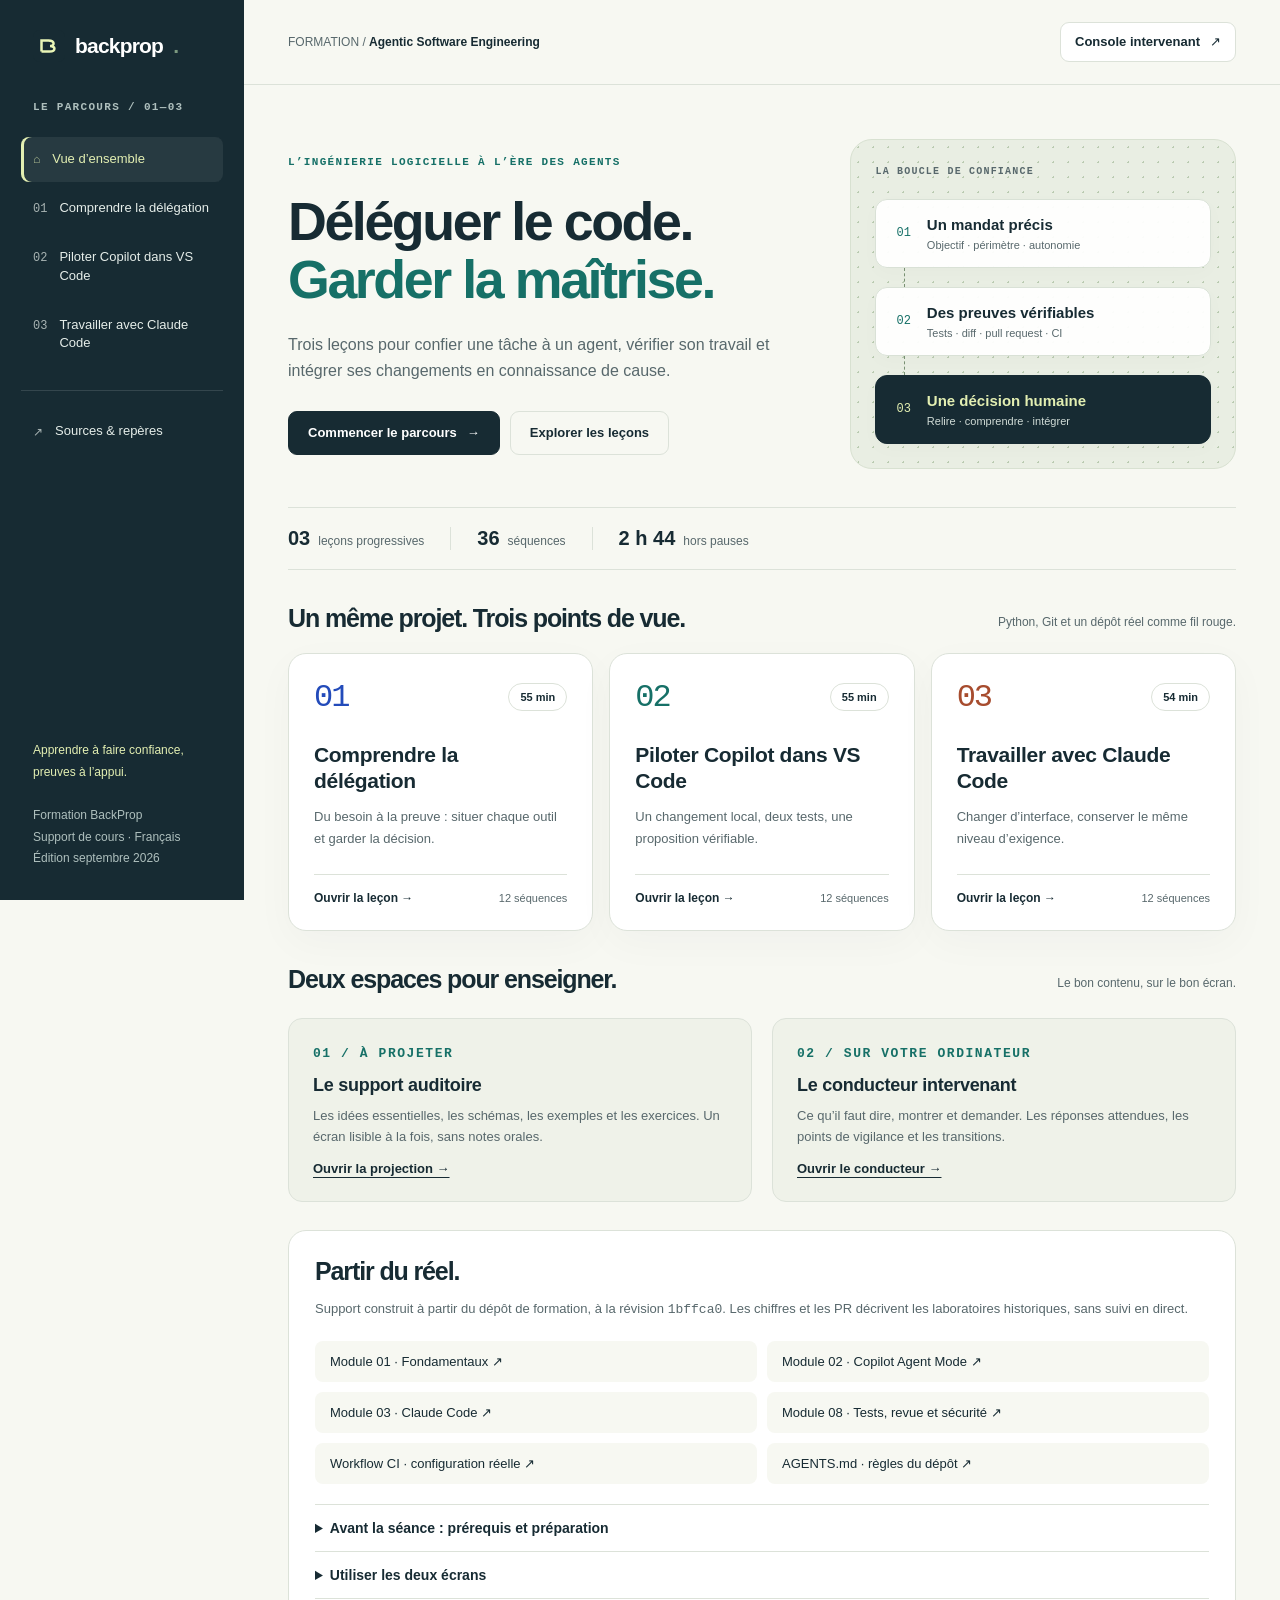
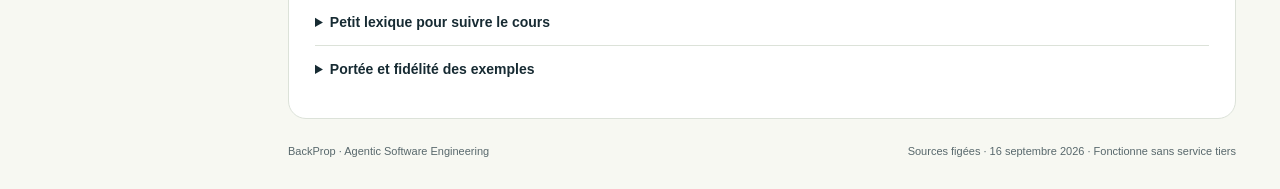
<file: cours/index.html>
<!doctype html>
<html lang="fr">
<head>
  <meta charset="utf-8">
  <meta name="viewport" content="width=device-width, initial-scale=1">
  <meta name="description" content="Trois leçons pour apprendre à déléguer, vérifier et intégrer le travail d’agents de développement. Support auditoire et notes intervenant.">
  <title>Agentic Software Engineering · BackProp</title>
  <link rel="icon" href="favicon.svg" type="image/svg+xml">
  <link rel="stylesheet" href="styles.css">
  <script src="course.js" defer></script>
  <script src="app.js" defer></script>
</head>
<body data-view="home">
  <a class="skip-link" href="#main">Aller au contenu</a>
  <div id="app"></div>
  <noscript>Activez JavaScript pour parcourir le support interactif. Les sources Markdown restent consultables dans les trois modules du dépôt GitHub.</noscript>
  <div id="toast" class="toast" role="status"></div>
</body>
</html>
</file>
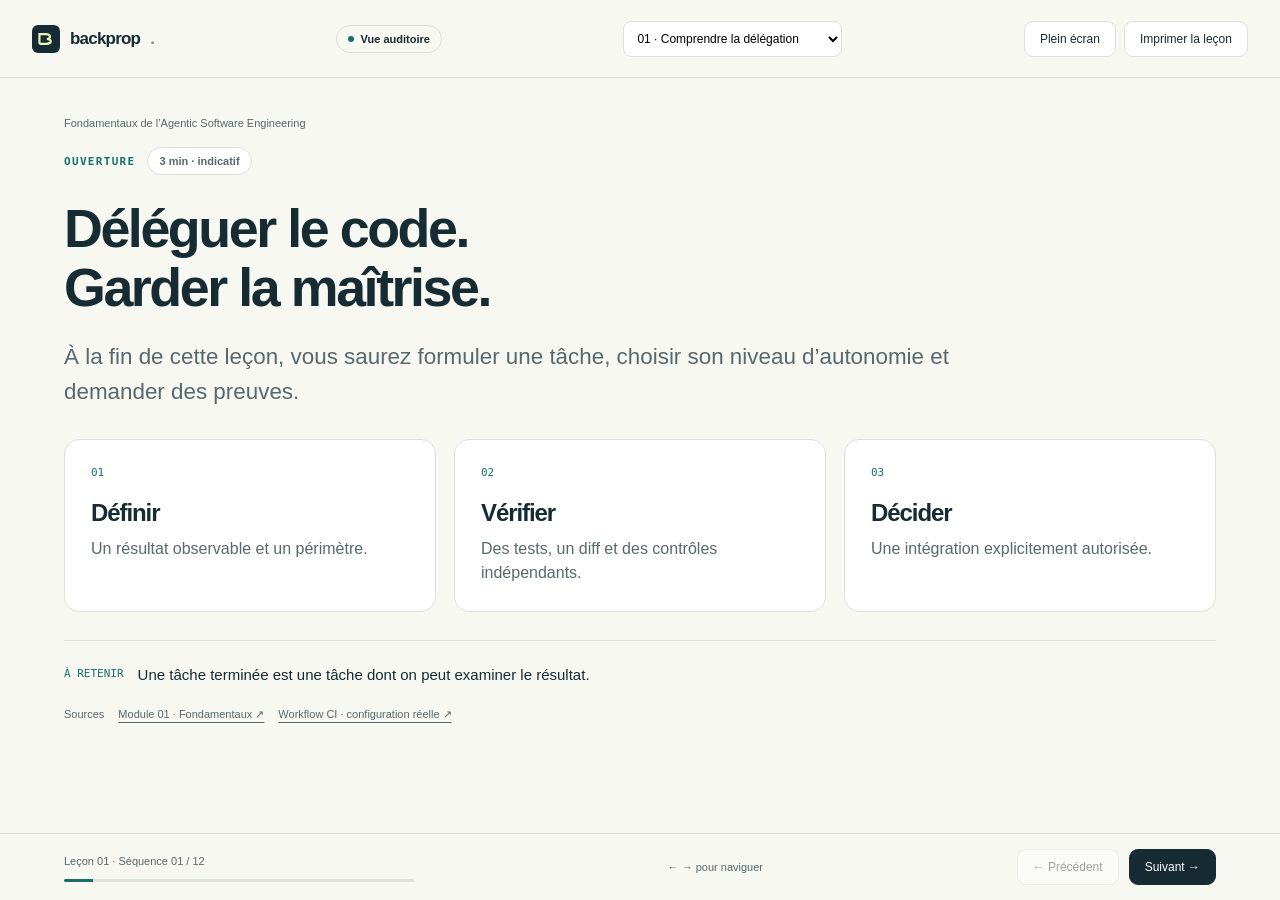
<file: cours/audience.html>
<!doctype html>
<html lang="fr">
<head>
  <meta charset="utf-8">
  <meta name="viewport" content="width=device-width, initial-scale=1">
  <title>Projection · Agentic Software Engineering</title>
  <link rel="icon" href="favicon.svg" type="image/svg+xml">
  <link rel="stylesheet" href="styles.css">
  <script src="course.js" defer></script>
  <script src="app.js" defer></script>
</head>
<body data-view="audience">
  <a class="skip-link" href="#main">Aller à la séquence</a>
  <div id="app"></div>
  <noscript>JavaScript est nécessaire à la projection. Consultez les modules Markdown du dépôt pour le contenu de référence.</noscript>
  <div id="toast" class="toast" role="status"></div>
</body>
</html>
</file>
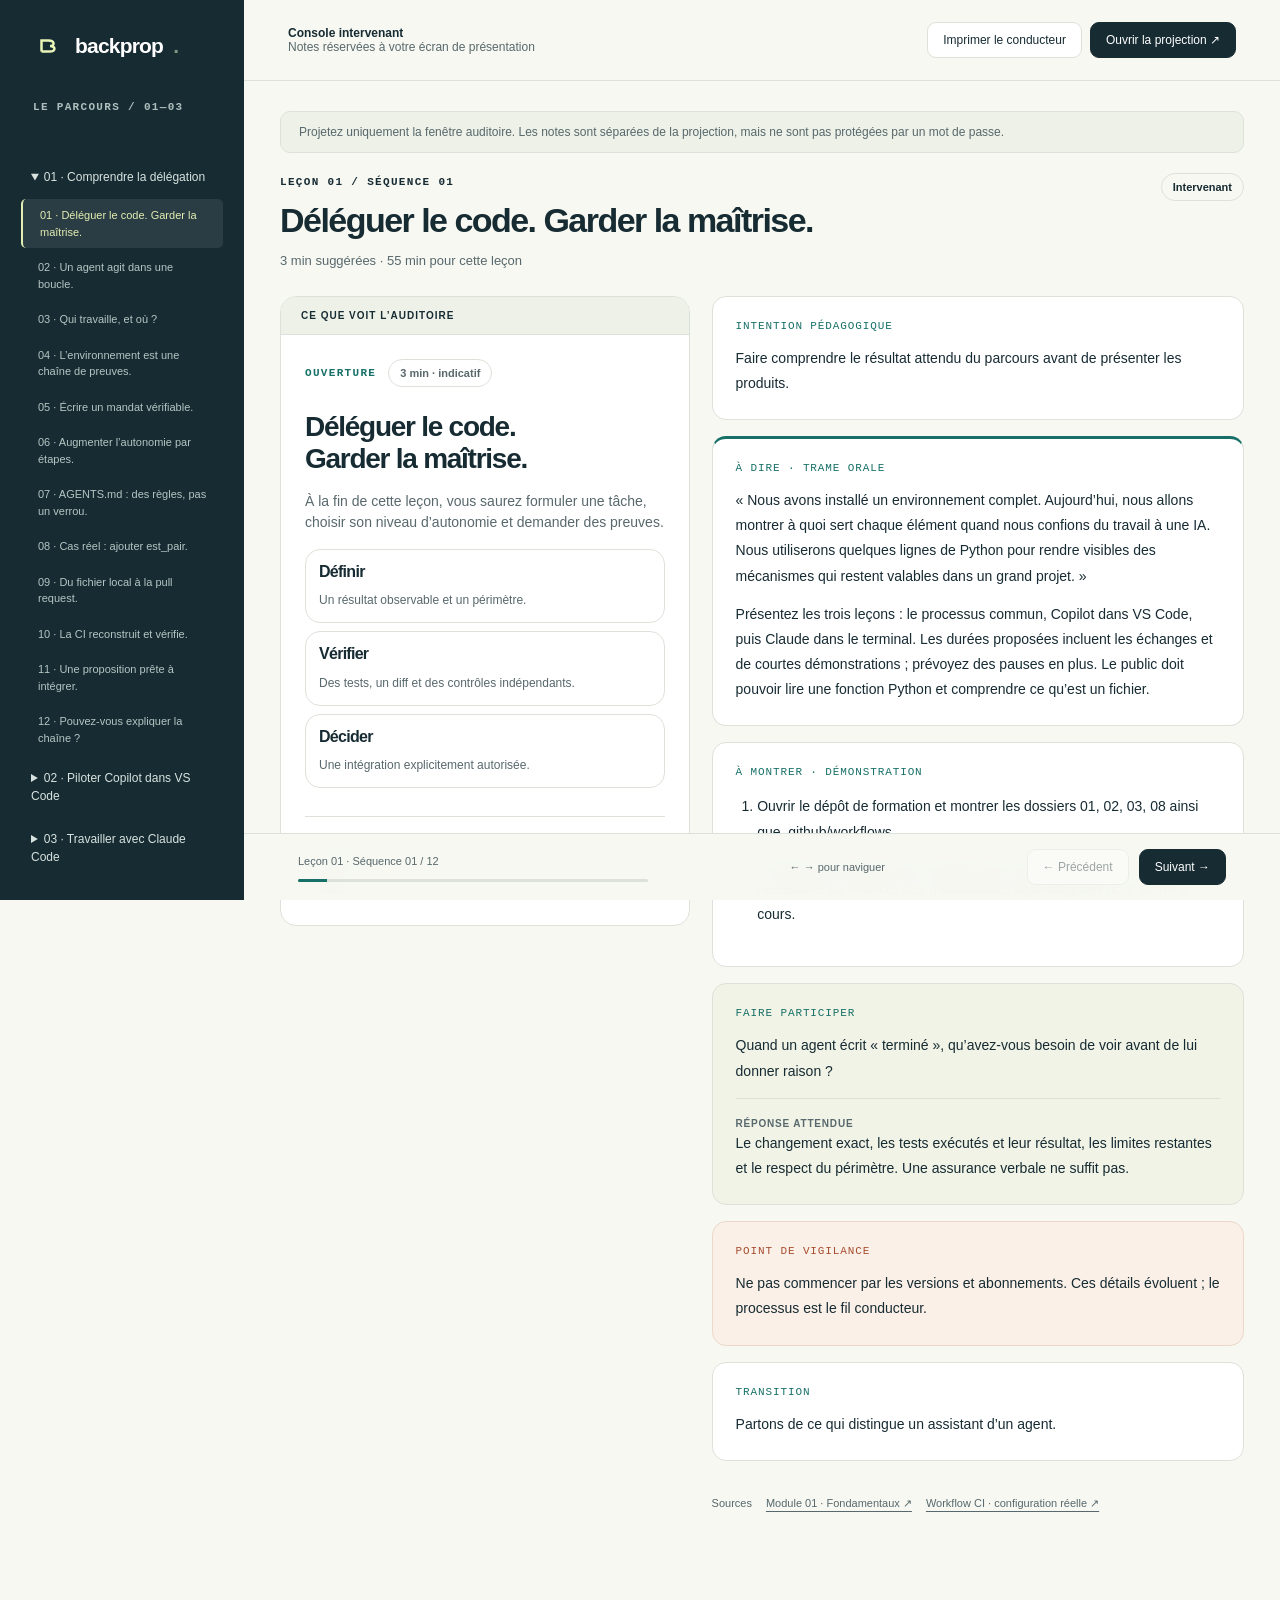
<file: cours/teacher.html>
<!doctype html>
<html lang="fr">
<head>
  <meta charset="utf-8">
  <meta name="viewport" content="width=device-width, initial-scale=1">
  <title>Console intervenant · Agentic Software Engineering</title>
  <link rel="icon" href="favicon.svg" type="image/svg+xml">
  <link rel="stylesheet" href="styles.css">
  <script src="course.js" defer></script>
  <script src="speaker-notes.js" defer></script>
  <script src="app.js" defer></script>
</head>
<body data-view="teacher">
  <a class="skip-link" href="#main">Aller aux notes de la séquence</a>
  <div id="app"></div>
  <noscript>JavaScript est nécessaire à la console intervenant. Le contenu peut aussi être lu dans speaker-notes.js.</noscript>
  <div id="toast" class="toast" role="status"></div>
</body>
</html>
</file>
<file: cours/styles.css>
@charset "UTF-8";
:root{--ink:#172b33;--muted:#58686c;--paper:#f7f8f2;--line:#dce2d9;--blue:#234bba;--green:#167067;--orange:#a74c2e;--lime:#e3efb2;--white:#fff;--nav:244px;--radius:18px;--shadow:0 12px 40px #172b3308;font-family:Inter,"Avenir Next","Segoe UI",sans-serif;color:var(--ink);background:var(--paper);font-synthesis:none}
*{box-sizing:border-box}body{margin:0}button,a,input,select{touch-action:manipulation}button,input,select{font:inherit}button,a{ -webkit-tap-highlight-color:transparent}button{cursor:pointer}button:disabled{cursor:default;opacity:.4}a{color:inherit;text-underline-offset:4px}button:focus-visible,a:focus-visible,input:focus-visible,select:focus-visible,summary:focus-visible{outline:3px solid var(--blue);outline-offset:4px}button{border:1px solid var(--line);background:var(--white);border-radius:9px;padding:10px 15px;color:var(--ink)}button:hover:not(:disabled),.button:hover{background:#edf1e9}h1,h2,h3,p{margin:0}h1,h2{font-weight:600;letter-spacing:-.045em}h3{font-weight:650;letter-spacing:-.015em}p{line-height:1.65}ul,ol{padding-left:1.35em;line-height:1.65}li+li{margin-top:.5em}.skip-link{position:fixed;left:16px;top:-100px;z-index:100;background:var(--ink);color:white;padding:12px}.skip-link:focus{top:16px}.eyebrow{font-family:ui-monospace,SFMono-Regular,Menlo,monospace;text-transform:uppercase;letter-spacing:.12em;font-size:11px;font-weight:600}.muted{color:var(--muted)}.brand{display:flex;align-items:center;gap:10px;font-weight:750;text-decoration:none;font-size:21px;letter-spacing:-.8px}.brand img{width:32px;height:32px}.sidebar{width:var(--nav);background:var(--ink);color:#e5ede9;position:fixed;inset:0 auto 0 0;padding:30px 21px;display:flex;flex-direction:column;z-index:20;overflow-y:auto}.sidebar .eyebrow{color:#aebfbd;margin:36px 12px 17px}.sidebar .brand{color:white;margin:0 12px}.sidebar a:focus-visible{outline-color:var(--lime)}.side-link{display:flex;gap:12px;padding:13px 12px;border-radius:8px;text-decoration:none;font-size:13px;line-height:1.45;margin:4px 0}.side-link:hover,.side-link[aria-current]{background:#ffffff12}.side-link[aria-current]{box-shadow:inset 3px 0 var(--lime);color:var(--lime)}.side-number{font:12px ui-monospace,monospace;opacity:.7;padding-top:3px}.sidebar-footer{margin-top:auto;padding:30px 12px 0;font-size:12px;color:#aebfbd;line-height:1.8}.sidebar-footer strong{color:var(--lime);font-weight:500}.side-rule{border-top:1px solid #ffffff20;margin-top:24px;padding-top:14px}.layout-main{margin-left:var(--nav)}.topbar{padding:22px 44px;border-bottom:1px solid var(--line);display:flex;align-items:center;justify-content:space-between;gap:18px;min-height:78px;background:var(--paper)}.topbar .crumb{font-size:12px;color:var(--muted)}.topbar .crumb b{font-weight:550;color:var(--ink)}.button{display:inline-flex;align-items:center;justify-content:center;gap:10px;padding:12px 19px;text-decoration:none;font-size:13px;font-weight:600;border:1px solid var(--line);border-radius:9px;background:white;line-height:1.4}.primary{background:var(--ink);border-color:var(--ink);color:white}.primary:hover:not(:disabled){background:#2d474f}.secondary{background:transparent}.topbar .button{padding:10px 14px}.pill{display:inline-flex;align-items:center;gap:7px;border:1px solid var(--line);border-radius:40px;padding:7px 11px;font-size:11px;font-weight:600;white-space:nowrap}.dot{width:6px;height:6px;border-radius:50%;background:var(--green)}.home-main{max-width:1320px;padding:46px 44px 32px;margin:auto}.hero{display:grid;grid-template-columns:1.35fr 1fr;gap:42px;align-items:center;padding:8px 0 38px}.hero .eyebrow{color:var(--green);margin-bottom:22px}.hero h1{font-size:clamp(40px,4.2vw,68px);line-height:1.07;max-width:690px}.hero h1 em{font-style:normal;color:var(--green)}.hero .intro{font-size:16px;color:var(--muted);max-width:510px;margin:24px 0 26px}.actions{display:flex;flex-wrap:wrap;gap:10px;align-items:center}.hero-art{position:relative;border-radius:22px;background:#e9eee3;border:1px solid #d8e1d1;padding:24px;min-height:326px;overflow:hidden;background-image:radial-gradient(#bacbb1 1px,transparent 1px);background-size:15px 15px}.hero-art .eyebrow{color:var(--muted);font-size:10px;margin:0 0 18px}.workflow-card{position:relative;background:#fffffff0;border:1px solid #d9e1d6;border-radius:12px;padding:16px 20px;display:flex;gap:16px;align-items:center;box-shadow:0 5px 20px #172b3305}.workflow-card span{font:12px ui-monospace,monospace;color:var(--green)}.workflow-card strong{font-weight:600;font-size:15px}.workflow-card small{display:block;color:var(--muted);font-size:11px;margin-top:5px}.workflow-card.final{background:var(--ink);color:var(--lime);border-color:var(--ink)}.workflow-card.final small{color:#d1dcd7}.workflow-card.final span{color:var(--lime)}.connector{margin:0 0 0 29px;border-left:1px dashed #7a9274;height:19px}.stats{display:flex;gap:0;border-top:1px solid var(--line);border-bottom:1px solid var(--line);padding:19px 0;margin:0 0 34px}.stat{padding:0 26px;border-right:1px solid var(--line);font-size:12px;color:var(--muted)}.stat:first-child{padding-left:0}.stat:last-child{border:none}.stat b{font-size:20px;font-weight:600;color:var(--ink);margin-right:8px}.section-heading{display:flex;align-items:end;justify-content:space-between;gap:20px;margin:34px 0 20px}.section-heading h2{font-size:25px}.section-heading p{font-size:12px;color:var(--muted)}.lesson-grid{display:grid;grid-template-columns:repeat(3,1fr);gap:16px}.lesson-card{border:1px solid var(--line);border-radius:var(--radius);padding:25px;background:white;display:flex;flex-direction:column;min-height:265px;position:relative;box-shadow:var(--shadow);transition:transform .18s}.lesson-card:hover{transform:translateY(-3px)}.lesson-card .card-top{display:flex;align-items:center;justify-content:space-between;margin-bottom:26px}.lesson-number{font:32px ui-monospace,monospace;letter-spacing:-2px;color:var(--blue)}.lesson-card.green .lesson-number{color:var(--green)}.lesson-card.orange .lesson-number{color:var(--orange)}.lesson-card h3{font-size:21px;line-height:1.25;max-width:230px;margin-bottom:12px}.lesson-card p{font-size:13px;color:var(--muted);margin-bottom:25px}.lesson-card .card-bottom{border-top:1px solid var(--line);padding-top:16px;margin-top:auto;display:flex;justify-content:space-between;align-items:center;gap:10px}.lesson-card a{font-size:12px;font-weight:650;text-decoration:none}.lesson-card a:hover{text-decoration:underline}.lesson-meta{font-size:11px;color:var(--muted)}.two-views{display:grid;grid-template-columns:1fr 1fr;gap:20px;margin:24px 0}.view-box{padding:24px;border:1px solid var(--line);border-radius:14px;background:#eff2e9}.view-box .eyebrow{color:var(--green);margin-bottom:10px}.view-box h3{font-size:18px;margin-bottom:9px}.view-box p{font-size:13px;color:var(--muted)}.view-box a{font-size:13px;display:inline-block;margin-top:14px;font-weight:600}.resources{border:1px solid var(--line);background:white;border-radius:var(--radius);padding:26px;margin-top:28px;scroll-margin-top:30px}.resources h2{font-size:25px;margin-bottom:12px}.resources p{font-size:13px;color:var(--muted)}.source-list{display:grid;grid-template-columns:1fr 1fr;gap:10px;margin:20px 0}.source-list a{font-size:13px;padding:13px 15px;background:var(--paper);border-radius:8px;text-decoration:none}.source-list a:hover{text-decoration:underline}.resources details{border-top:1px solid var(--line);padding:15px 0}.resources summary{cursor:pointer;font-size:14px;font-weight:600}.resources details p{margin-top:12px}.glossary{display:grid;grid-template-columns:1fr 1fr;gap:12px 25px;font-size:13px}.glossary dt{font-weight:650}.glossary dd{margin:4px 0 0;color:var(--muted);line-height:1.55}.home-footer{display:flex;justify-content:space-between;gap:20px;font-size:11px;color:var(--muted);padding:26px 0 0}.lesson-nav select{font-size:12px;max-width:310px;background:white;border:1px solid var(--line);border-radius:8px;padding:9px}.viewer-main{max-width:1260px;margin:auto;padding:36px 54px 110px}.slide-label{display:flex;align-items:center;gap:12px;margin-bottom:24px;color:var(--green)}.slide-label .eyebrow{font-size:11px}.slide-label .pill{color:var(--muted);background:white}.slide h1{font-size:clamp(34px,4.2vw,62px);line-height:1.1;white-space:pre-line;max-width:980px}.slide .lead{font-size:clamp(17px,1.75vw,23px);color:var(--muted);max-width:990px;margin:23px 0 29px;line-height:1.55}.visual-cards{display:grid;grid-template-columns:repeat(3,1fr);gap:18px}.visual-card{padding:26px;background:white;border:1px solid var(--line);border-radius:15px;min-height:155px}.visual-card .card-index{font:11px ui-monospace,monospace;color:var(--green);margin-bottom:20px}.visual-card h2{font-size:24px;margin-bottom:10px}.visual-card p{font-size:16px;color:var(--muted);line-height:1.5}.flow{display:grid;grid-template-columns:repeat(var(--steps),1fr);gap:14px;list-style:none;padding:0}.flow li{margin:0;padding:22px 17px;background:white;border:1px solid var(--line);border-radius:14px;position:relative}.flow li:not(:last-child):after{content:"→";position:absolute;right:-12px;top:48%;z-index:1;color:var(--green);font-size:20px}.flow .step{font:11px ui-monospace,monospace;color:var(--green);margin-bottom:16px;display:block}.flow h2{font-size:21px}.flow p{font-size:14px;color:var(--muted);margin-top:12px;line-height:1.5}.table-wrap{overflow-x:auto;border:1px solid var(--line);border-radius:13px;background:white}table{width:100%;border-collapse:collapse;text-align:left;font-size:16px}th{font-size:11px;text-transform:uppercase;letter-spacing:.08em;background:#eaf0e7;color:var(--muted);font-weight:650}td,th{padding:17px 20px;border-bottom:1px solid var(--line)}tr:last-child td{border:0}td:first-child{font-weight:600}td{line-height:1.45}.code-block{background:var(--ink);color:#edf1e5;border-radius:15px;overflow:hidden}.code-top{padding:12px 19px;border-bottom:1px solid #ffffff20;display:flex;justify-content:space-between;align-items:center;gap:15px;font:11px ui-monospace,monospace;color:#bccbc7}.code-top button{background:#ffffff10;color:#f5f8f0;border-color:#ffffff30;padding:6px 12px;font-size:11px}pre{margin:0;padding:24px;overflow-x:auto;font:clamp(12px,1.3vw,17px)/1.75 ui-monospace,SFMono-Regular,Menlo,monospace;tab-size:2}code{font-family:ui-monospace,monospace}.takeaway{display:flex;align-items:start;gap:14px;border-top:1px solid var(--line);padding-top:22px;margin-top:28px;font-size:15px;line-height:1.55}.takeaway span{font:11px ui-monospace,monospace;color:var(--green);white-space:nowrap;padding-top:4px}.slide-sources{font-size:11px;color:var(--muted);display:flex;gap:14px;flex-wrap:wrap;margin-top:20px}.quiz{list-style:none;padding:0;counter-reset:q}.quiz li{counter-increment:q;font-size:21px;border-bottom:1px solid var(--line);padding:22px 0;display:flex;align-items:start;gap:24px;margin:0}.quiz li:before{content:"0" counter(q);font:14px ui-monospace,monospace;color:var(--green);padding-top:6px}.navigation{position:fixed;bottom:0;left:0;right:0;background:#f7f8f2f5;backdrop-filter:blur(12px);border-top:1px solid var(--line);z-index:15}.nav-inner{max-width:1260px;margin:auto;padding:15px 54px;display:flex;align-items:center;justify-content:space-between;gap:20px}.nav-progress{flex:1;max-width:350px}.progress-track{background:#dce2d9;border-radius:3px;height:3px;overflow:hidden;margin-top:9px}.progress-fill{height:100%;background:var(--green);transition:width .2s}.nav-progress p{font-size:11px;color:var(--muted)}.navigation button{font-size:12px}.nav-controls{display:flex;gap:10px}.shortcut{font-size:11px;color:var(--muted)}.audience-header .brand{font-size:17px}.audience-header .brand img{width:28px;height:28px}.audience-header{padding:17px 32px}.toolbar{display:flex;gap:8px;align-items:center;flex-wrap:wrap}.toolbar button{font-size:12px}.projection-on{border-color:#6f9986;color:var(--green)}.teacher-main{margin-left:var(--nav)}.teacher .navigation{left:var(--nav)}.teacher-body{padding:30px 36px 120px;max-width:1500px;margin:auto}.teacher-head{display:flex;justify-content:space-between;align-items:start;gap:20px;margin-bottom:24px}.teacher-head h1{font-size:34px;margin:10px 0}.teacher-head .muted{font-size:13px}.teacher-content{display:grid;grid-template-columns:1fr 1.3fr;gap:22px;align-items:start}.preview-panel{background:white;border:1px solid var(--line);border-radius:16px;overflow:hidden;position:sticky;top:22px}.panel-label{padding:13px 20px;background:#edf1e8;font-size:10px;letter-spacing:.1em;text-transform:uppercase;font-weight:600;border-bottom:1px solid var(--line)}.mini-slide{padding:24px}.mini-slide h2{font-size:28px;white-space:pre-line;line-height:1.15}.mini-slide .lead{font-size:14px;color:var(--muted);line-height:1.5;margin:16px 0}.mini-slide .visual-cards{grid-template-columns:1fr;gap:8px}.mini-slide .visual-card{min-height:0;padding:13px}.mini-slide .visual-card .card-index{display:none}.mini-slide .visual-card h2{font-size:16px}.mini-slide .visual-card p{font-size:12px}.mini-slide .flow{grid-template-columns:1fr}.mini-slide .flow li{padding:12px}.mini-slide .flow li:after{display:none}.mini-slide .flow .step{display:none}.mini-slide .flow h2{font-size:16px}.mini-slide .flow p{font-size:12px;margin:4px 0}.mini-slide td,.mini-slide th{padding:9px;font-size:11px}.mini-slide pre{font-size:11px;padding:13px;white-space:pre-wrap;overflow-wrap:anywhere}.mini-slide .quiz li{font-size:14px;padding:12px 0}.mini-slide .takeaway{font-size:12px;display:block}.mini-slide .takeaway span{display:block;margin-bottom:6px}.mini-slide .code-top{font-size:9px;padding:9px}.teacher-notes{display:grid;gap:16px}.note-box{background:white;border:1px solid var(--line);border-radius:14px;padding:23px}.note-box h2{font:11px ui-monospace,monospace;text-transform:uppercase;letter-spacing:.08em;color:var(--green);margin-bottom:14px}.note-box p,.note-box li{font-size:14px;line-height:1.8}.note-box p+p{margin-top:13px}.note-box ul{margin:0}.note-box.speech{border-top:3px solid var(--green)}.note-box.question{background:#f0f3e6}.note-box.question .answer{margin-top:14px;border-top:1px solid var(--line);padding-top:14px}.note-box.warning{background:#faf0e7;border-color:#ebd8c8}.note-box.warning h2{color:var(--orange)}.note-label{font-size:10px;font-weight:700;text-transform:uppercase;letter-spacing:.08em;color:var(--muted)}.teacher-nav{margin-top:20px}.teacher-nav details{margin:5px 0}.teacher-nav summary{cursor:pointer;padding:10px;color:#d8e3df;font-size:12px;line-height:1.5}.teacher-nav .sequence-link{display:block;font-size:11px;line-height:1.5;text-decoration:none;padding:8px 12px 8px 17px;margin:3px 0;border-radius:5px;color:#b4c7c3}.teacher-nav .sequence-link[aria-current]{background:#ffffff15;color:var(--lime);border-left:2px solid var(--lime)}.teacher-nav .sequence-link:hover{color:white}.print-material{display:none}.toast{position:fixed;bottom:85px;left:50%;transform:translateX(-50%);padding:13px 20px;background:var(--ink);color:white;font-size:13px;border-radius:10px;z-index:99;max-width:90vw;display:none}.toast.visible{display:block}.sync-label{font-size:11px;color:var(--green)}.timer{font:12px ui-monospace,monospace;color:var(--muted)}.end-label{font-size:12px;color:var(--green)}.teacher-warning{font-size:12px;padding:13px 18px;border:1px solid var(--line);border-radius:10px;margin-bottom:20px;color:var(--muted);background:#edf1e8}.projection-top{font-size:11px;color:var(--muted);margin-bottom:15px}.progress-end{background:#e5eddb;padding:18px;border-radius:12px;margin-top:22px}.progress-end a{font-weight:600}
@media(min-width:1600px){.home-main{padding-top:65px}.hero{padding-bottom:50px}.hero-art{min-height:360px;padding:34px}.viewer-main{padding-top:55px}}
@media(max-width:1100px){:root{--nav:205px}.topbar{padding:20px 28px}.home-main{padding:30px 28px}.hero{gap:25px;grid-template-columns:1.2fr 1fr}.hero h1{font-size:44px}.hero-art{padding:17px}.lesson-card{padding:20px}.lesson-card h3{font-size:19px}.teacher-content{grid-template-columns:1fr}.preview-panel{position:static}.mini-slide .visual-cards{grid-template-columns:repeat(3,1fr)}.teacher .topbar{align-items:start;flex-direction:column}.teacher-head h1{font-size:28px}}
@media(max-width:850px){.sidebar{position:static;width:auto;padding:18px 24px;display:block}.sidebar .brand{margin:0}.sidebar .eyebrow,.sidebar-footer{display:none}.sidebar nav{display:flex;gap:4px;flex-wrap:wrap;margin-top:15px}.sidebar .side-link{padding:8px 10px;font-size:11px;margin:0}.side-rule{border:0;margin:0;padding:0}.layout-main,.teacher-main{margin-left:0}.hero h1{font-size:48px}.teacher .navigation{left:0}.teacher-nav{display:block!important;max-height:190px;overflow:auto}.teacher-nav summary{padding:5px 0}.teacher-nav details{display:inline-block;vertical-align:top;width:32%}.teacher-nav .sequence-link{font-size:10px}.teacher .sidebar{padding-bottom:8px}.audience-header{flex-wrap:wrap;padding:15px 22px}.viewer-main{padding:30px 28px 125px}.nav-inner{padding:14px 28px}.shortcut{display:none}.flow{grid-template-columns:1fr 1fr}.flow li:not(:last-child):after{display:none}.visual-card{padding:20px}.lesson-nav select{max-width:270px}}
@media(max-width:600px){.hero{grid-template-columns:1fr;gap:28px}.hero h1{font-size:44px}.hero-art{min-height:0;padding:22px}.home-main{padding:28px 20px}.topbar{padding:16px 20px}.topbar .crumb{max-width:160px;line-height:1.5}.topbar .button{font-size:11px;padding:9px}.lesson-grid,.two-views,.source-list,.glossary{grid-template-columns:1fr}.stats{flex-wrap:wrap;gap:16px}.stat{padding:0 12px 0 0}.stat b{font-size:18px}.section-heading{align-items:start;flex-direction:column;gap:8px}.lesson-card{min-height:230px}.home-footer{flex-direction:column;gap:8px}.visual-cards{grid-template-columns:1fr}.visual-card{min-height:0}.visual-card .card-index{margin-bottom:9px}.visual-card h2{font-size:21px}.slide h1{font-size:36px}.slide .lead{font-size:18px}.viewer-main{padding:25px 20px 140px}.slide-label{gap:8px;flex-wrap:wrap;margin-bottom:18px}.flow{grid-template-columns:1fr}.flow li{padding:17px}.flow .step{margin-bottom:8px}.flow p{margin-top:6px}.table-wrap{border-radius:10px}td,th{padding:12px;font-size:13px}th{font-size:10px}.takeaway{display:block;font-size:14px}.takeaway span{display:block;margin-bottom:9px}.quiz li{font-size:18px}.audience-header .toolbar{width:100%;justify-content:space-between}.lesson-nav{width:100%}.lesson-nav select{max-width:100%;width:100%}.nav-inner{padding:12px 18px;gap:12px}.nav-progress{min-width:70px}.nav-controls{gap:5px}.nav-controls button{padding:10px;font-size:11px}.teacher-body{padding:23px 18px 125px}.teacher-head{flex-direction:column;gap:4px}.teacher-head h1{font-size:27px}.teacher-nav details{width:100%;display:block}.teacher-nav{max-height:140px}.mini-slide{padding:18px}.mini-slide .visual-cards{grid-template-columns:1fr}.note-box{padding:20px}.toolbar button{font-size:11px;padding:8px}.source-list a{overflow-wrap:anywhere}}
@media(prefers-reduced-motion:reduce){*,*:before,*:after{scroll-behavior:auto!important;transition:none!important;animation:none!important}}
@media print{body{background:white;color:#111}.sidebar,.topbar,.navigation,.skip-link,.teacher-body,.viewer-main,.toast,.home-main,.teacher-main>.topbar{display:none!important}.layout-main,.teacher-main{margin:0}.print-material{display:block!important}.print-page{break-after:page;padding:8mm 4mm}.print-page:last-child{break-after:auto}.print-page h1{font-size:27pt;margin:10mm 0 5mm}.print-page h2{font-size:15pt;margin:6mm 0 3mm}.print-page p,.print-page li{font-size:11pt;line-height:1.5}.print-page .visual-card{min-height:0;padding:12px}.print-page .visual-card h2{font-size:14pt}.print-page .visual-card p{font-size:10pt}.print-page .visual-cards{gap:10px}.print-page .flow{display:block}.print-page .flow li{break-inside:avoid}.print-page .flow li:after{display:none}.print-page .code-block{background:#f2f3f0;color:#111;border:1px solid #999}.print-page .code-top{color:#333}.print-page .code-top button{display:none}.print-page pre{white-space:pre-wrap;overflow-wrap:anywhere;font-size:9pt}.print-page table{font-size:10pt}.print-page td,.print-page th{padding:8px}.print-page .note-box{break-inside:avoid;margin-bottom:10px}.print-page .note-box h2{font-size:10pt}.print-page .slide-sources{font-size:8pt}.print-page .lead{margin:4mm 0}.print-page .takeaway{margin-top:5mm}.print-page .quiz li{font-size:12pt}.print-page .pill{border:0;padding:0}.print-page .lesson-meta{font-size:9pt}}

.sr-only{position:absolute;width:1px;height:1px;padding:0;margin:-1px;overflow:hidden;clip:rect(0,0,0,0);white-space:nowrap;border:0}
@media screen and (min-width:851px) and (max-height:850px){.audience .topbar{min-height:62px;padding:12px 28px}.audience .viewer-main{padding-top:22px}.audience .projection-top{margin-bottom:12px}.audience .slide-label{margin-bottom:15px}.audience .slide h1{font-size:44px}.audience .slide .lead{font-size:18px;margin:17px 0 21px}.audience .visual-card{min-height:120px;padding:20px}.audience .visual-card .card-index{margin-bottom:11px}.audience .visual-card h2{font-size:23px}.audience .visual-card p{font-size:15px}.audience .takeaway{margin-top:20px;padding-top:16px;font-size:14px}.audience .slide-sources{margin-top:14px}.audience td,.audience th{padding:12px 17px}.audience pre{font-size:14px;line-height:1.55;padding:19px}.audience .flow li{padding:18px 14px}.audience .flow p{font-size:13px}.audience .quiz li{padding:18px 0}}
</file>
